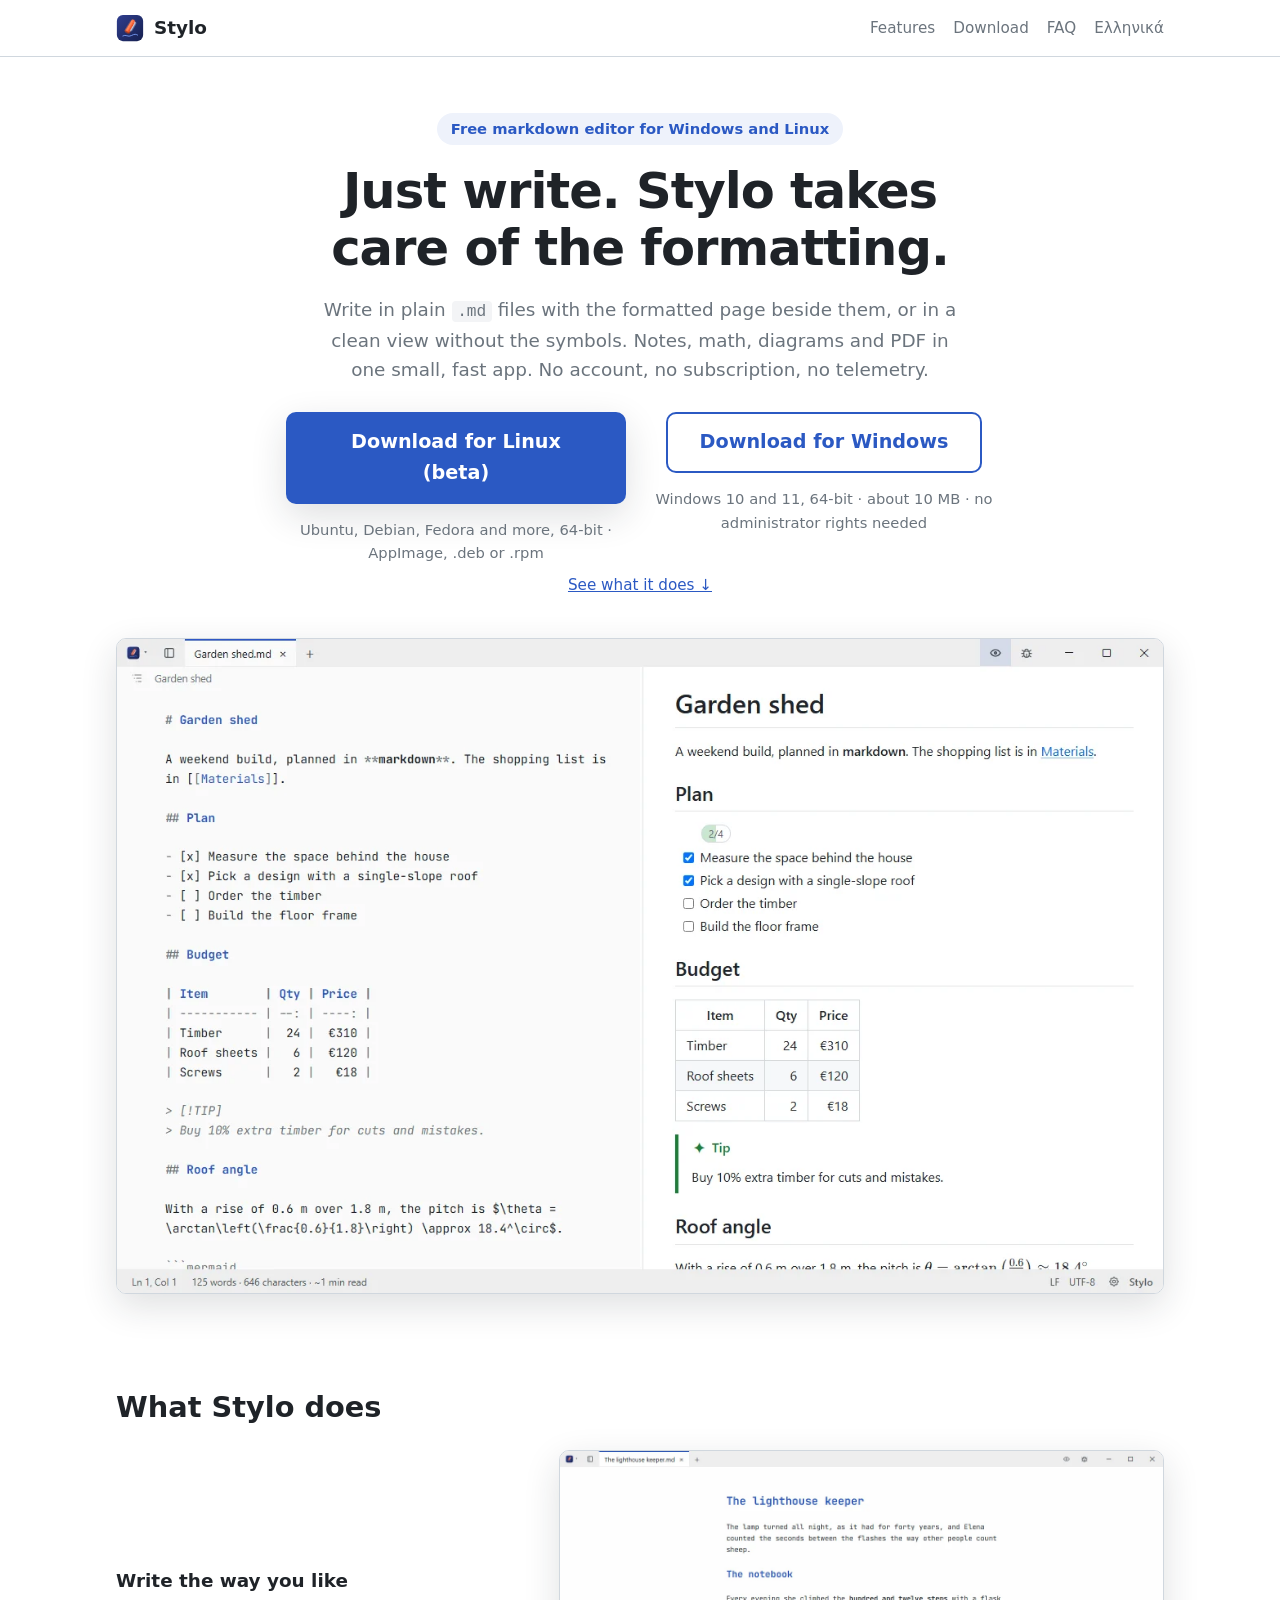
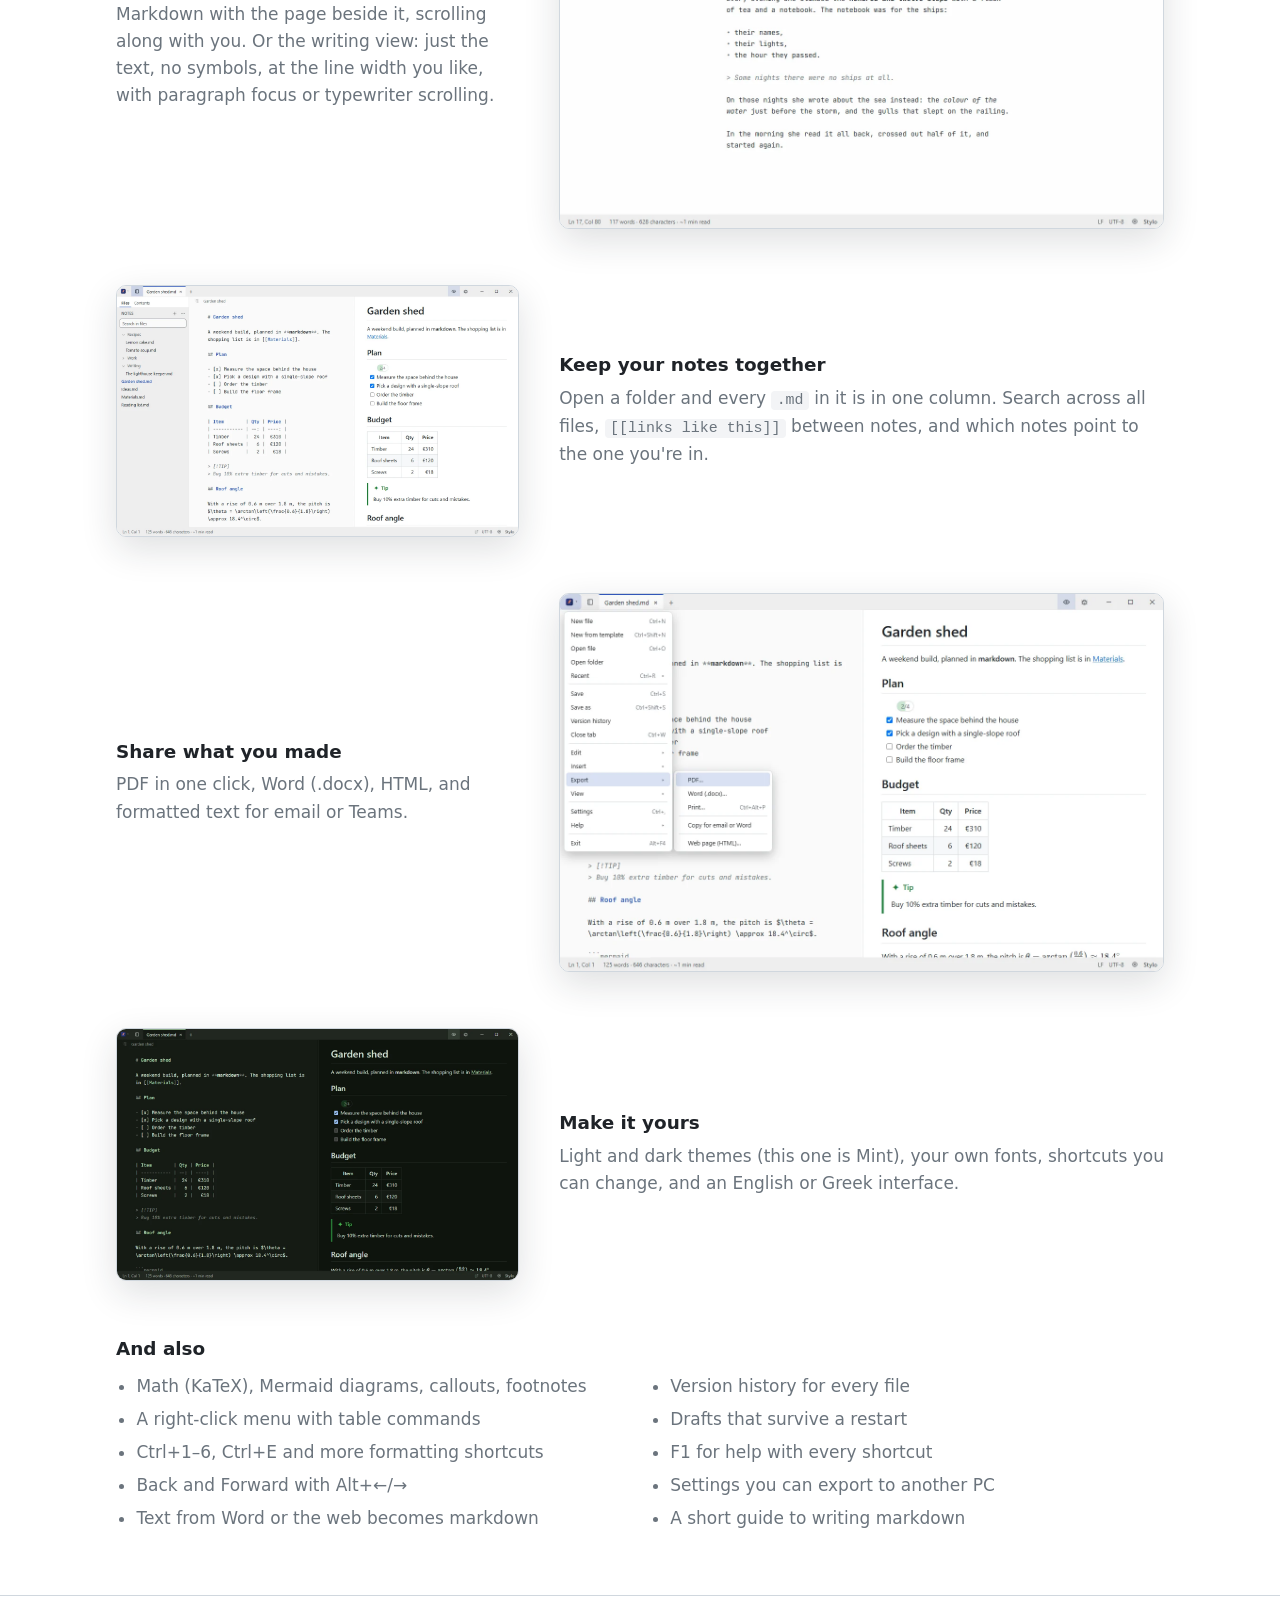
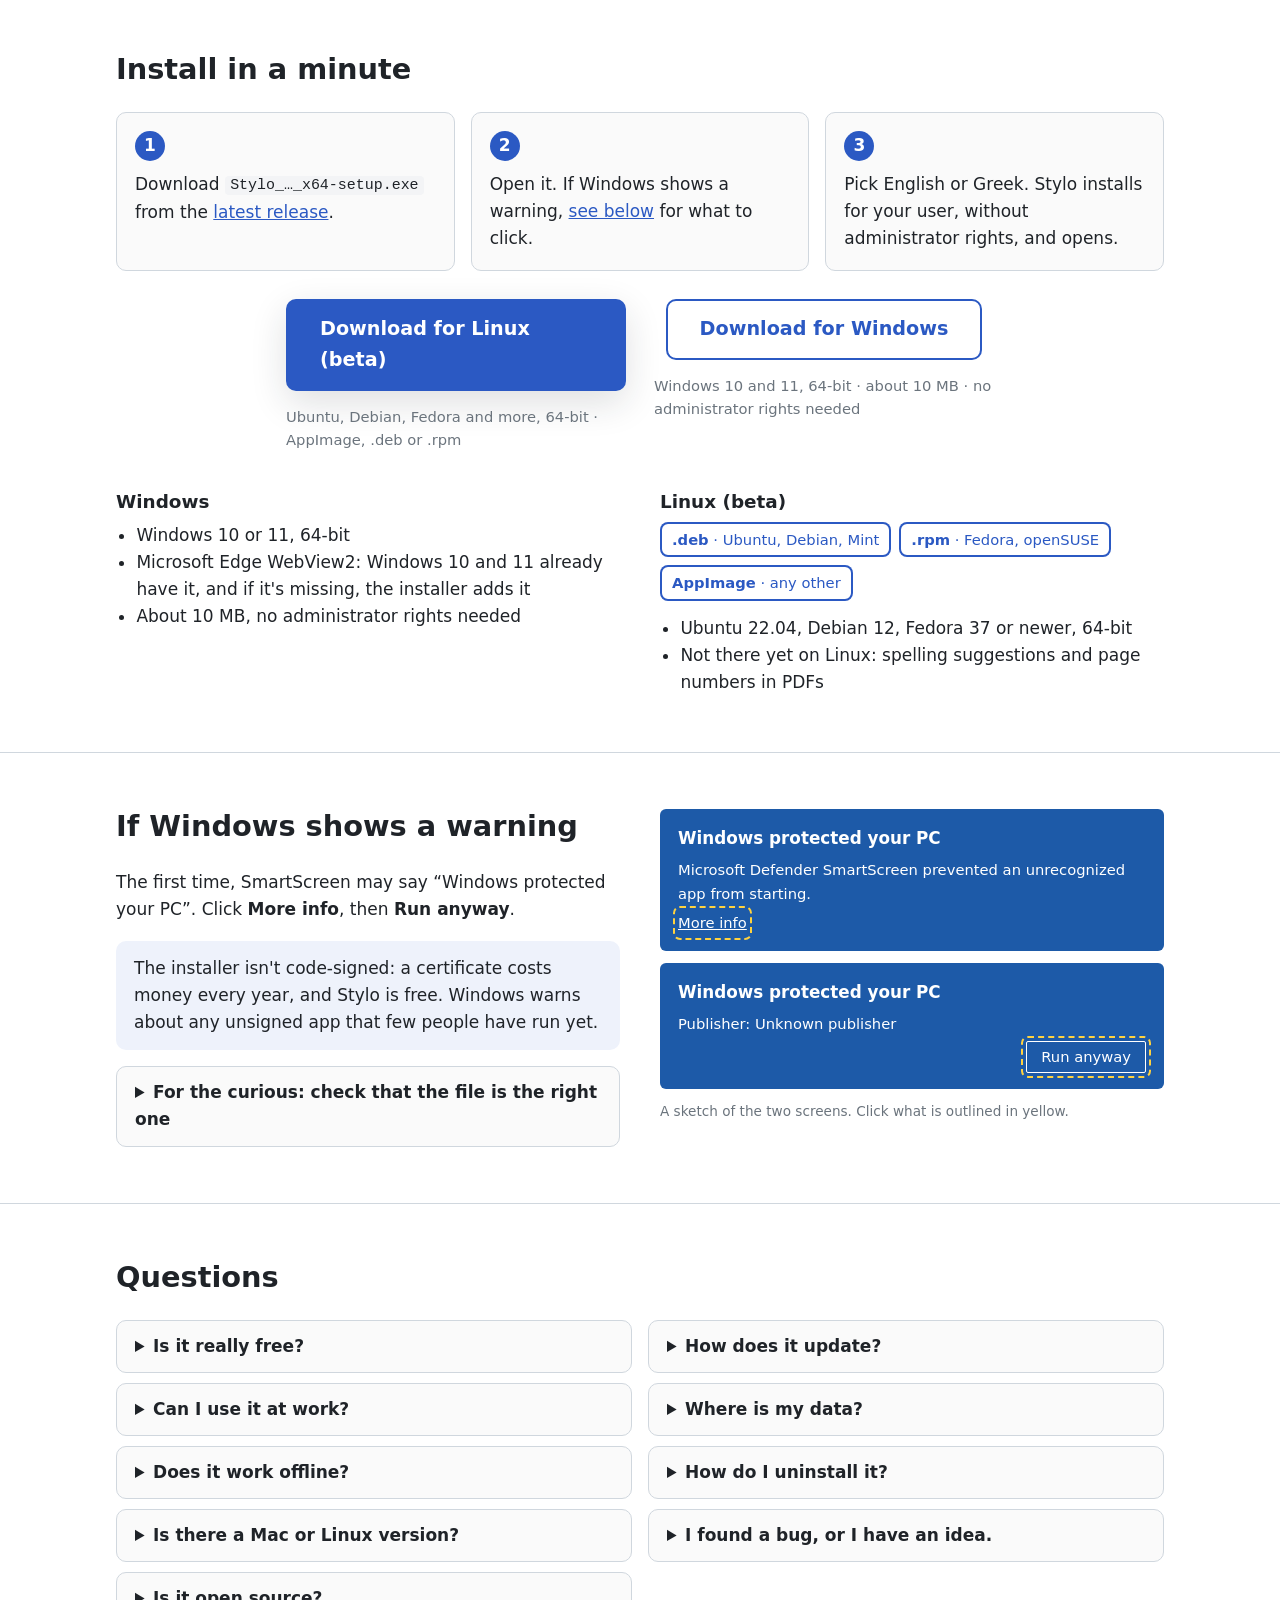
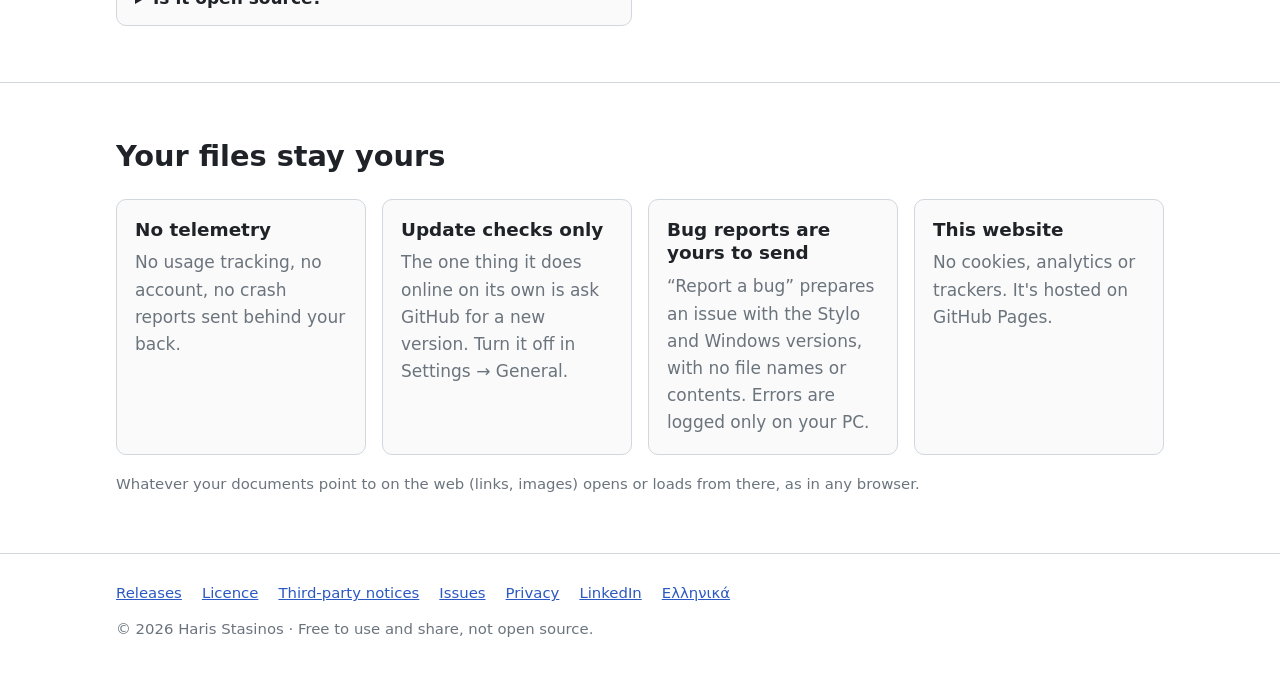
<file: docs/index.html>
<!doctype html>
<html lang="en">
  <head>
    <meta charset="utf-8" />
    <meta name="viewport" content="width=device-width, initial-scale=1" />
    <title>Stylo: a free markdown editor for Windows and Linux</title>
    <meta
      name="description"
      content="A free markdown editor for Windows and Linux, with live preview, a writing view, notes and PDF export. No account, no telemetry."
    />
    <link rel="canonical" href="https://xarhssta.github.io/stylo-releases/" />
    <link rel="alternate" hreflang="en" href="https://xarhssta.github.io/stylo-releases/" />
    <link rel="alternate" hreflang="el" href="https://xarhssta.github.io/stylo-releases/el/" />
    <meta property="og:type" content="website" />
    <meta property="og:site_name" content="Stylo" />
    <meta property="og:url" content="https://xarhssta.github.io/stylo-releases/" />
    <meta property="og:title" content="Stylo: just write. Stylo takes care of the formatting." />
    <meta
      property="og:description"
      content="A free markdown editor for Windows and Linux, with live preview, a writing view, notes and PDF export. No account, no telemetry."
    />
    <meta property="og:image" content="https://xarhssta.github.io/stylo-releases/images/og.jpg" />
    <meta property="og:image:width" content="1200" />
    <meta property="og:image:height" content="630" />
    <meta property="og:image:alt" content="Stylo, a free markdown editor for Windows and Linux, with a note and its preview side by side." />
    <meta property="og:locale" content="en_GB" />
    <meta property="og:locale:alternate" content="el_GR" />
    <meta name="twitter:card" content="summary_large_image" />
    <link rel="icon" href="icon.svg" type="image/svg+xml" />
    <link rel="stylesheet" href="style.css" />
  </head>
  <body>
    <header class="top">
      <div class="wrap">
        <a class="brand" href="./"><img src="icon.svg" alt="" width="28" height="28" />Stylo</a>
        <nav aria-label="Sections">
          <a href="#features">Features</a>
          <a href="#download">Download</a>
          <a href="#faq">FAQ</a>
          <a href="el/" hreflang="el" lang="el">Ελληνικά</a>
        </nav>
      </div>
    </header>

    <main>
      <div class="wrap hero">
        <span class="eyebrow">Free markdown editor for Windows and Linux</span>
        <h1>Just write. Stylo takes care of the formatting.</h1>
        <p class="lead">
          Write in plain <code>.md</code> files with the formatted page beside them, or in a clean view without the symbols.
          Notes, math, diagrams and PDF in one small, fast app. No account, no subscription, no telemetry.
        </p>
        <div class="downloads">
          <div class="download-option windows">
            <a class="download" href="https://github.com/XarhsSta/stylo-releases/releases/latest">Download for Windows</a>
            <p class="download-note">Windows 10 and 11, 64-bit · about 10 MB · no administrator rights needed</p>
          </div>
          <div class="download-option linux">
            <a class="download" href="#linux">Download for Linux (beta)</a>
            <p class="download-note">Ubuntu, Debian, Fedora and more, 64-bit · AppImage, .deb or .rpm</p>
          </div>
        </div>
        <a class="more" href="#features">See what it does ↓</a>
        <picture>
          <source srcset="images/editor-preview-dark.webp" media="(prefers-color-scheme: dark)" />
          <img
            class="shot"
            src="images/editor-preview.webp"
            width="1280"
            height="800"
            alt="Stylo with a markdown note on the left and the formatted page on the right, with a task list, a table and a formula."
          />
        </picture>
      </div>

      <section id="features">
        <div class="wrap">
          <h2>What Stylo does</h2>

          <article class="feature">
            <div class="feature-text">
              <h3>Write the way you like</h3>
              <p>
                Markdown with the page beside it, scrolling along with you. Or the writing view: just the text, no symbols, at the
                line width you like, with paragraph focus or typewriter scrolling.
              </p>
            </div>
            <a class="shot" href="images/writing.webp"
              ><img
                src="images/writing.webp"
                width="1280"
                height="800"
                loading="lazy"
                alt="The writing view: a short story with headings, bold and a list, without markdown symbols."
            /></a>
          </article>

          <article class="feature">
            <div class="feature-text">
              <h3>Keep your notes together</h3>
              <p>
                Open a folder and every <code>.md</code> in it is in one column. Search across all files,
                <code>[[links like this]]</code> between notes, and which notes point to the one you're in.
              </p>
            </div>
            <a class="shot" href="images/files.webp"
              ><img
                src="images/files.webp"
                width="1280"
                height="800"
                loading="lazy"
                alt="The Files column: a folder of notes as a tree, next to the editor and the preview."
            /></a>
          </article>

          <article class="feature">
            <div class="feature-text">
              <h3>Share what you made</h3>
              <p>
                PDF in one click, Word (.docx), HTML, and formatted text for email or Teams.
              </p>
            </div>
            <a class="shot" href="images/export.webp"
              ><img
                src="images/export.webp"
                width="1280"
                height="800"
                loading="lazy"
                alt="Stylo’s menu with Export open: PDF, Word, print, copy for email or Word, and web page."
            /></a>
          </article>

          <article class="feature">
            <div class="feature-text">
              <h3>Make it yours</h3>
              <p>
                Light and dark themes (this one is Mint), your own fonts, shortcuts you can change, and an
                English or Greek interface.
              </p>
            </div>
            <a class="shot" href="images/dark-theme.webp"
              ><img
                src="images/dark-theme.webp"
                width="1280"
                height="800"
                loading="lazy"
                alt="Stylo in its dark Mint theme, with the editor and the preview."
            /></a>
          </article>

          <div class="also">
            <h3>And also</h3>
            <ul>
              <li>Math (KaTeX), Mermaid diagrams, callouts, footnotes</li>
              <li>A right-click menu with table commands</li>
              <li>Ctrl+1–6, Ctrl+E and more formatting shortcuts</li>
              <li>Back and Forward with Alt+←/→</li>
              <li>Text from Word or the web becomes markdown</li>
              <li>Version history for every file</li>
              <li>Drafts that survive a restart</li>
              <li>F1 for help with every shortcut</li>
              <li>Settings you can export to another PC</li>
              <li>A short guide to writing markdown</li>
            </ul>
          </div>
        </div>
      </section>

      <section id="download">
        <div class="wrap">
          <h2>Install in a minute</h2>
          <ol class="steps">
            <li>
              Download <code>Stylo_…_x64-setup.exe</code> from the
              <a href="https://github.com/XarhsSta/stylo-releases/releases/latest">latest release</a>.
            </li>
            <li>Open it. If Windows shows a warning, <a href="#smartscreen">see below</a> for what to click.</li>
            <li>Pick English or Greek. Stylo installs for your user, without administrator rights, and opens.</li>
          </ol>
          <div class="downloads">
            <div class="download-option windows">
              <a class="download" href="https://github.com/XarhsSta/stylo-releases/releases/latest">Download for Windows</a>
              <p class="download-note">Windows 10 and 11, 64-bit · about 10 MB · no administrator rights needed</p>
            </div>
            <div class="download-option linux">
              <a class="download" href="#linux">Download for Linux (beta)</a>
              <p class="download-note">Ubuntu, Debian, Fedora and more, 64-bit · AppImage, .deb or .rpm</p>
            </div>
          </div>
          <div class="requirements-pair">
            <div class="requirements">
              <h3>Windows</h3>
              <ul>
                <li>Windows 10 or 11, 64-bit</li>
                <li>Microsoft Edge WebView2: Windows 10 and 11 already have it, and if it's missing, the installer adds it</li>
                <li>About 10 MB, no administrator rights needed</li>
              </ul>
            </div>
            <div class="requirements linux" id="linux">
              <h3>Linux (beta)</h3>
              <div class="linux-files">
                <a href="https://github.com/XarhsSta/stylo-releases/releases/download/updater/Stylo-Linux.deb"><strong>.deb</strong> · Ubuntu, Debian, Mint</a>
                <a href="https://github.com/XarhsSta/stylo-releases/releases/download/updater/Stylo-Linux.rpm"><strong>.rpm</strong> · Fedora, openSUSE</a>
                <a href="https://github.com/XarhsSta/stylo-releases/releases/download/updater/Stylo-Linux.AppImage"><strong>AppImage</strong> · any other</a>
              </div>
              <ul>
                <li>Ubuntu 22.04, Debian 12, Fedora 37 or newer, 64-bit</li>
                <li>Not there yet on Linux: spelling suggestions and page numbers in PDFs</li>
              </ul>
            </div>
          </div>
        </div>
      </section>

      <section id="smartscreen">
        <div class="wrap smartscreen">
          <div>
            <h2>If Windows shows a warning</h2>
            <p>
              The first time, SmartScreen may say “Windows protected your PC”. Click <strong>More info</strong>, then
              <strong>Run anyway</strong>.
            </p>
            <div class="note">
              <p>
                The installer isn't code-signed: a certificate costs money every year, and Stylo is free. Windows warns about
                any unsigned app that few people have run yet.
              </p>
            </div>
            <details>
              <summary>For the curious: check that the file is the right one</summary>
              <p>
                Each release has a <code>.sha256</code> next to the installer. In PowerShell, in your downloads folder, this
                prints <code>True</code>. Use the version number you downloaded.
              </p>
              <pre><code>(Get-FileHash .\Stylo_1.0.0_x64-setup.exe).Hash -eq (Get-Content .\Stylo_1.0.0_x64-setup.exe.sha256).Split(' ')[0]</code></pre>
            </details>
          </div>
          <div class="dialogs" aria-label="A sketch of the two SmartScreen screens and where to click">
            <div class="dialog">
              <strong>Windows protected your PC</strong>
              <span>Microsoft Defender SmartScreen prevented an unrecognized app from starting.</span>
              <span class="click u">More info</span>
            </div>
            <div class="dialog">
              <strong>Windows protected your PC</strong>
              <span>Publisher: Unknown publisher</span>
              <span class="click button">Run anyway</span>
            </div>
            <span class="sketch-note">A sketch of the two screens. Click what is outlined in yellow.</span>
          </div>
        </div>
      </section>

      <section id="faq">
        <div class="wrap">
          <h2>Questions</h2>
          <div class="faq">
            <div class="faq-col">
              <details>
                <summary>Is it really free?</summary>
                <p>
                  Yes. No ads, no account, no paid version. It's a personal, non-profit project. You can pass it on to others as
                  it is; it may not be sold. See the
                  <a href="https://github.com/XarhsSta/stylo-releases/blob/main/LICENSE">licence</a>.
                </p>
              </details>
              <details>
                <summary>Can I use it at work?</summary>
                <p>Yes. The licence allows personal, educational and commercial use.</p>
              </details>
              <details>
                <summary>Does it work offline?</summary>
                <p>Yes. It only goes online to look for new versions.</p>
              </details>
              <details>
                <summary>Is there a Mac or Linux version?</summary>
                <p>Linux, yes: a beta, see <a href="#linux">Linux (beta)</a>. Mac, no.</p>
              </details>
              <details>
                <summary>Is it open source?</summary>
                <p>
                  No, the source is private. Stylo is built on open-source software, listed with its licences in the
                  <a href="https://github.com/XarhsSta/stylo-releases/blob/main/THIRD-PARTY-NOTICES.md">third-party notices</a>.
                </p>
              </details>
            </div>
            <div class="faq-col">
              <details>
                <summary>How does it update?</summary>
                <p>
                  When it starts, it asks GitHub whether there's a new version and offers to install it. Nothing installs without
                  your OK. You can turn the check off in Settings → General.
                </p>
              </details>
              <details>
                <summary>Where is my data?</summary>
                <p>
                  Your writing is plain <code>.md</code> files, wherever you save them. Settings, drafts, version history and a
                  small error log are in <code>%LOCALAPPDATA%\gr.stylo.app</code>. Nothing is uploaded anywhere.
                </p>
              </details>
              <details>
                <summary>How do I uninstall it?</summary>
                <p>
                  Windows Settings → Apps → Installed apps → Stylo → Uninstall. It asks whether to delete settings, drafts and
                  history too. Your <code>.md</code> files are never touched.
                </p>
              </details>
              <details>
                <summary>I found a bug, or I have an idea.</summary>
                <p>
                  Click the bug icon at the top right of Stylo. It opens a ready GitHub issue for you to read and send. Ideas are
                  welcome on the <a href="https://github.com/XarhsSta/stylo-releases/issues">issues page</a>.
                </p>
              </details>
            </div>
          </div>
        </div>
      </section>

      <section id="privacy">
        <div class="wrap">
          <h2>Your files stay yours</h2>
          <div class="privacy">
            <div>
              <h3>No telemetry</h3>
              <p>No usage tracking, no account, no crash reports sent behind your back.</p>
            </div>
            <div>
              <h3>Update checks only</h3>
              <p>
                The one thing it does online on its own is ask GitHub for a new version. Turn it off in Settings → General.
              </p>
            </div>
            <div>
              <h3>Bug reports are yours to send</h3>
              <p>
                “Report a bug” prepares an issue with the Stylo and Windows versions, with no file names or contents. Errors are
                logged only on your PC.
              </p>
            </div>
            <div>
              <h3>This website</h3>
              <p>No cookies, analytics or trackers. It's hosted on GitHub Pages.</p>
            </div>
          </div>
          <p class="privacy-foot">
            Whatever your documents point to on the web (links, images) opens or loads from there, as in any browser.
          </p>
        </div>
      </section>
    </main>

    <footer>
      <div class="wrap">
        <ul>
          <li><a href="https://github.com/XarhsSta/stylo-releases/releases">Releases</a></li>
          <li><a href="https://github.com/XarhsSta/stylo-releases/blob/main/LICENSE">Licence</a></li>
          <li><a href="https://github.com/XarhsSta/stylo-releases/blob/main/THIRD-PARTY-NOTICES.md">Third-party notices</a></li>
          <li><a href="https://github.com/XarhsSta/stylo-releases/issues">Issues</a></li>
          <li><a href="#privacy">Privacy</a></li>
          <li><a href="https://www.linkedin.com/in/haris-stasinos/">LinkedIn</a></li>
          <li><a href="el/" hreflang="el" lang="el">Ελληνικά</a></li>
        </ul>
        <p>© 2026 Haris Stasinos · Free to use and share, not open source.</p>
      </div>
    </footer>
    <script>
      // On Linux the Linux button comes first and is the main one; everywhere else, Windows.
      if (/Linux/.test(navigator.userAgent) && !/Android/.test(navigator.userAgent)) {
        document.documentElement.classList.add("on-linux");
      }
    </script>
  </body>
</html>
</file>
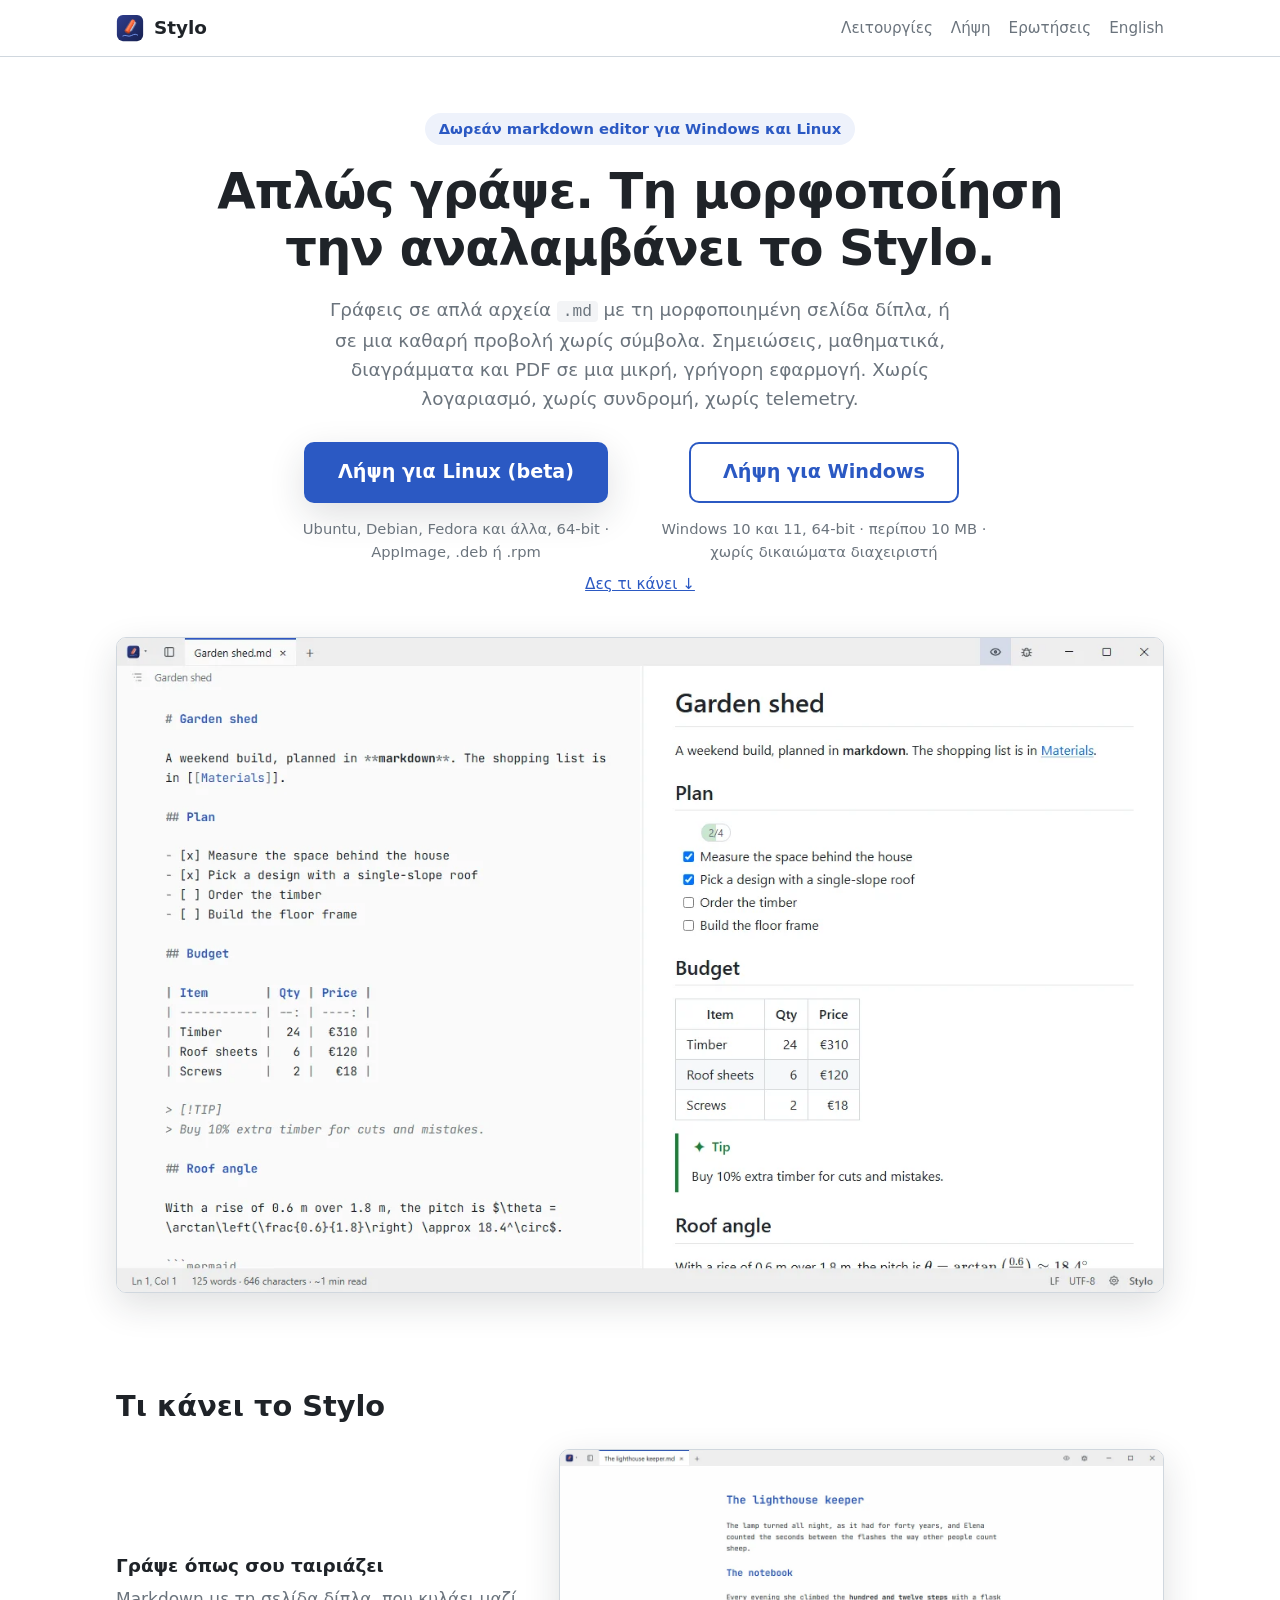
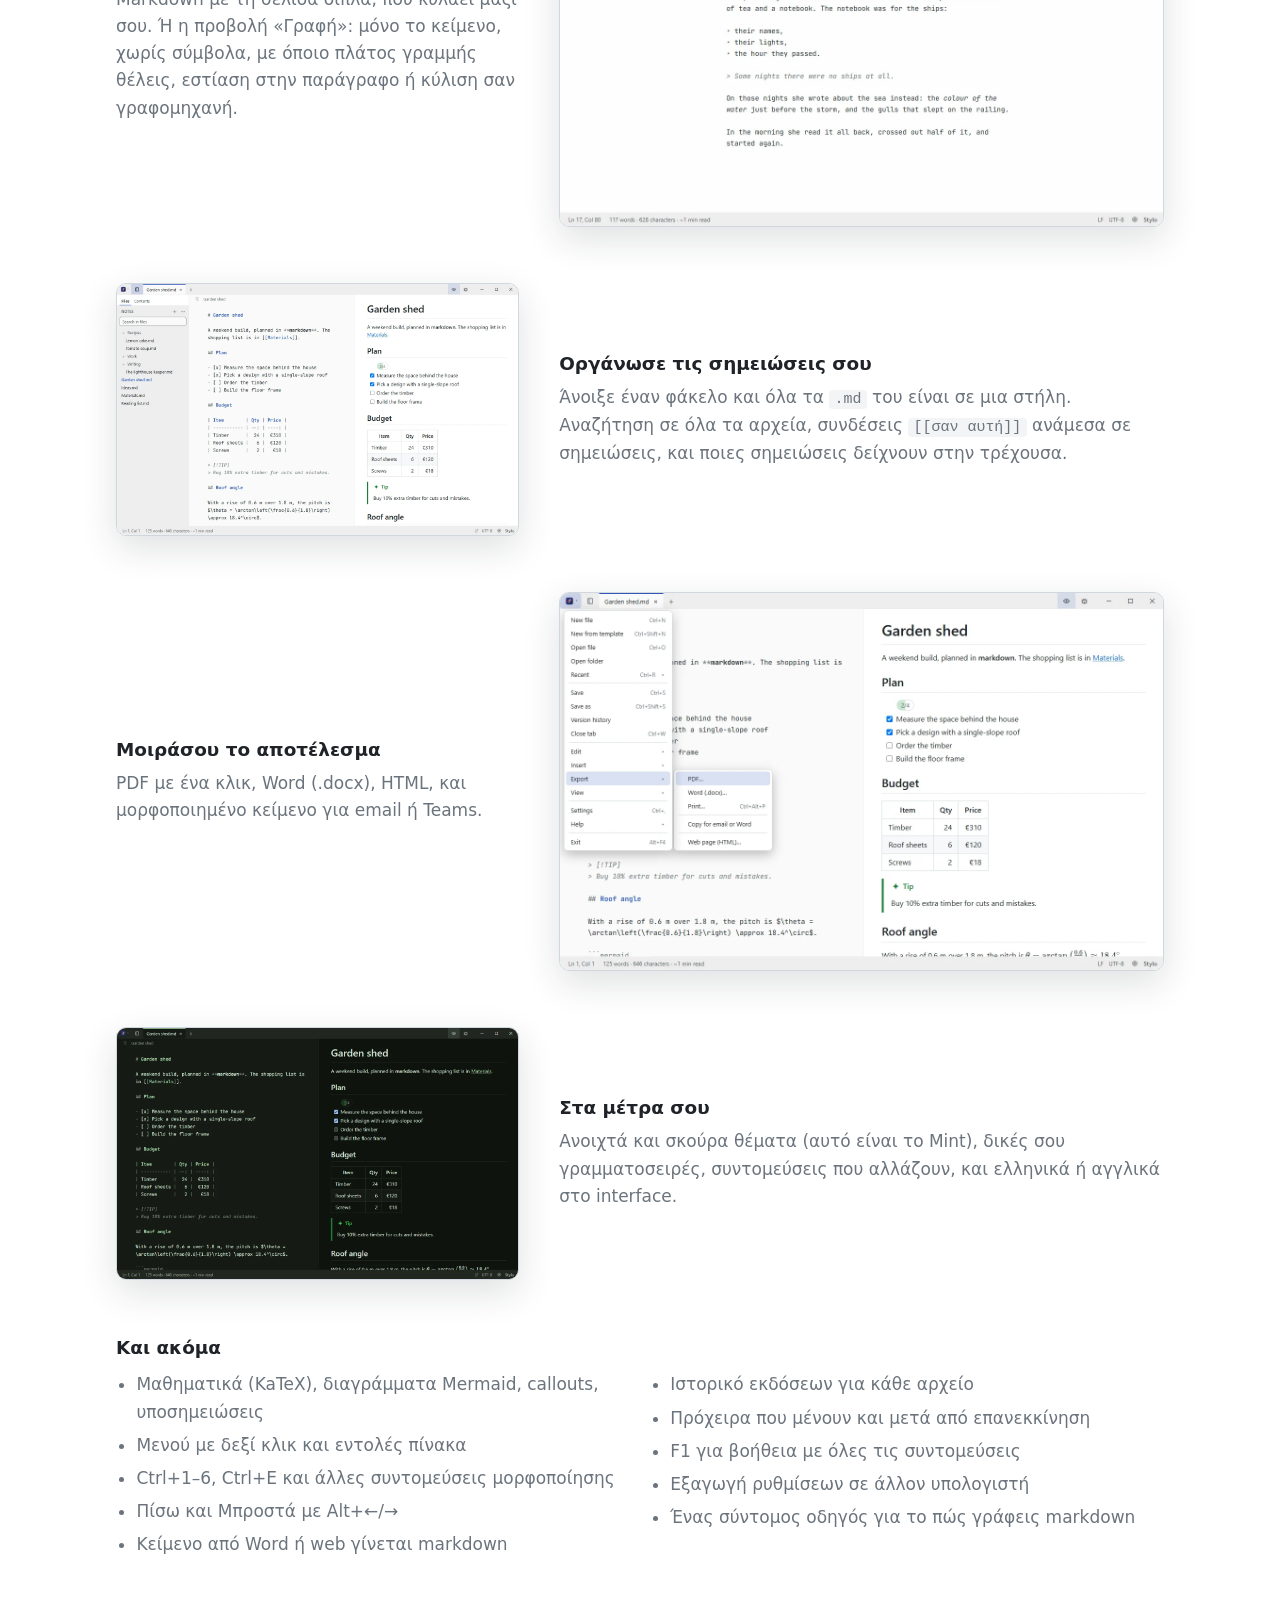
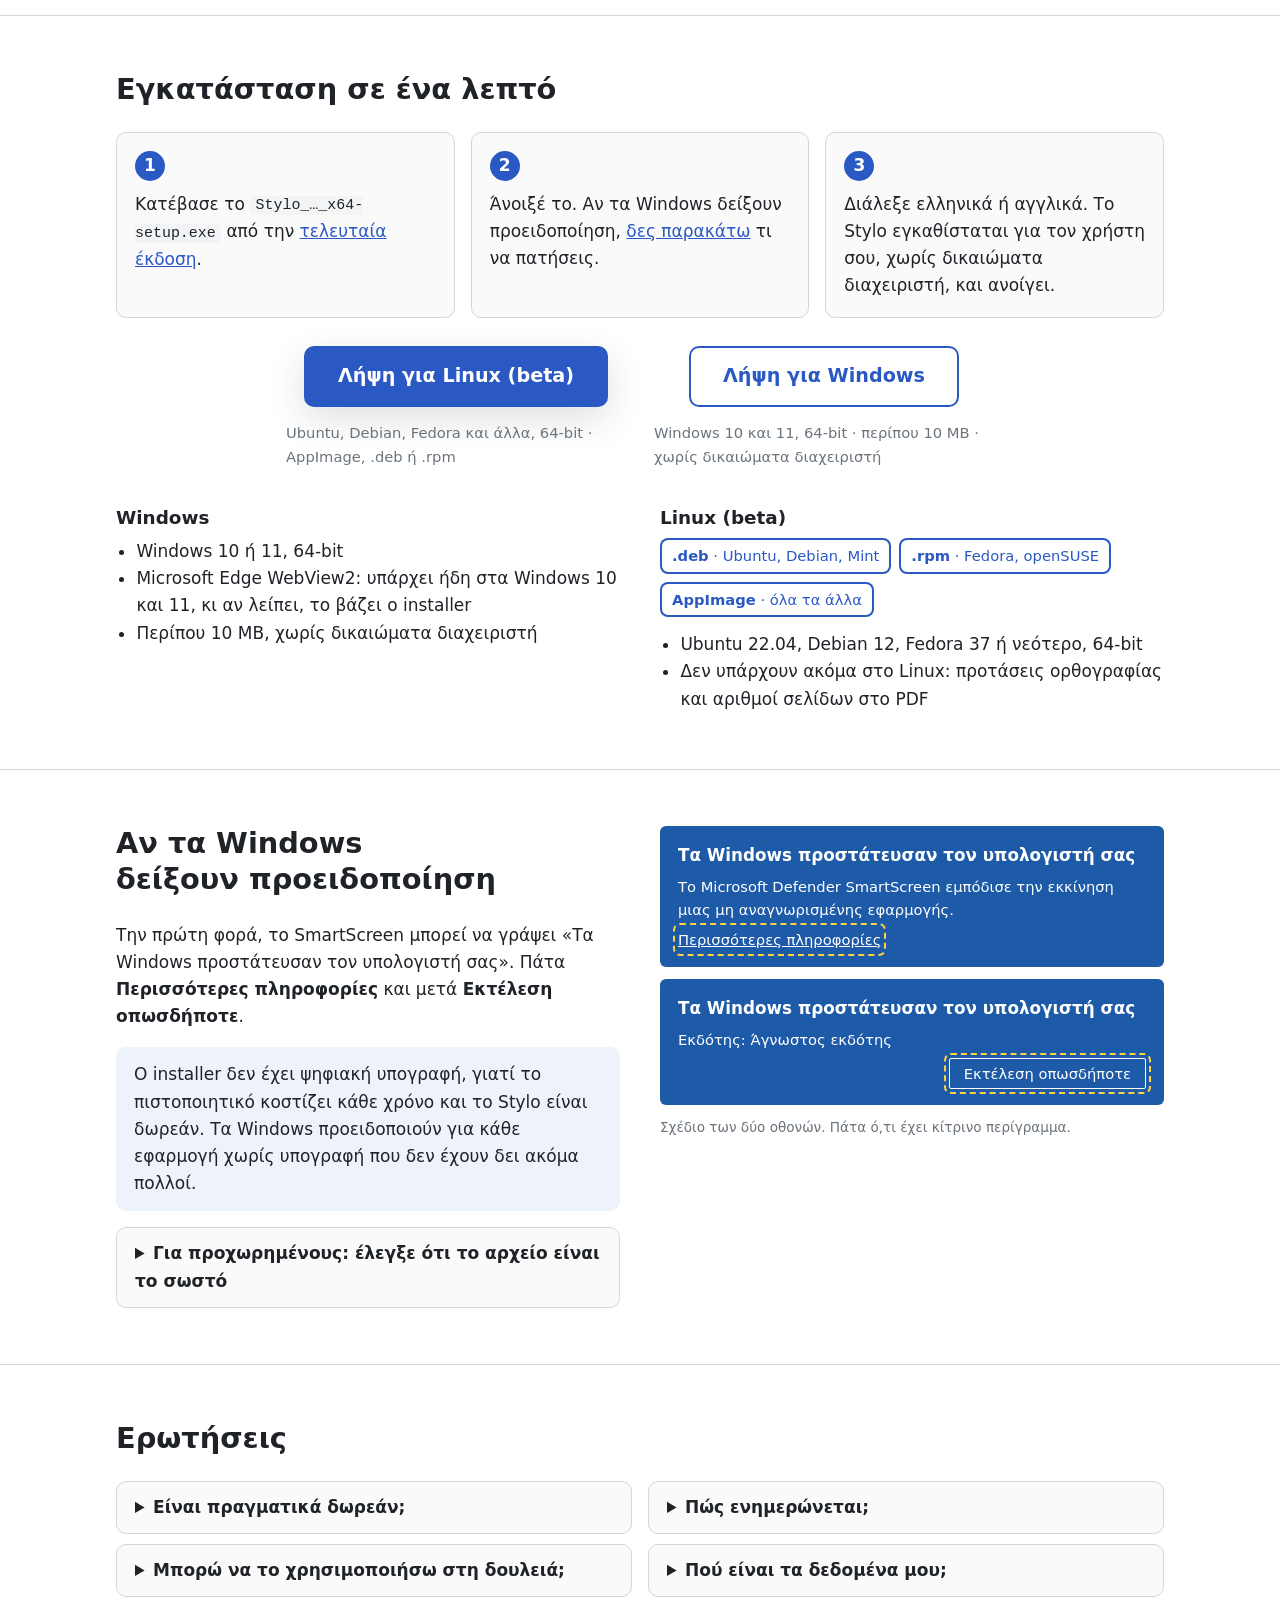
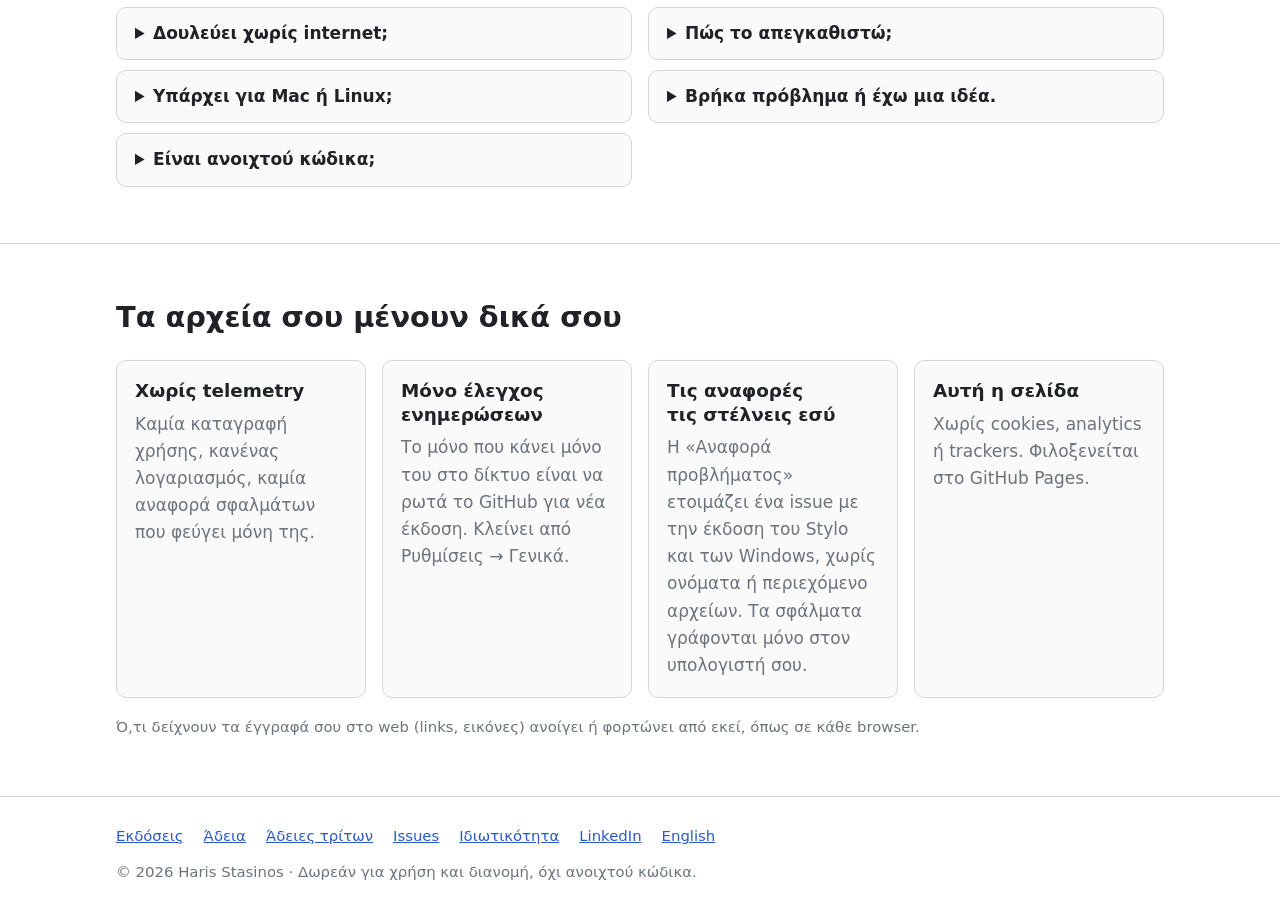
<file: docs/el/index.html>
<!doctype html>
<html lang="el">
  <head>
    <meta charset="utf-8" />
    <meta name="viewport" content="width=device-width, initial-scale=1" />
    <title>Stylo: δωρεάν markdown editor για Windows και Linux</title>
    <meta
      name="description"
      content="Δωρεάν markdown editor για Windows και Linux, με ζωντανή προεπισκόπηση, προβολή γραφής, σημειώσεις και PDF. Χωρίς λογαριασμό, χωρίς telemetry."
    />
    <link rel="canonical" href="https://xarhssta.github.io/stylo-releases/el/" />
    <link rel="alternate" hreflang="en" href="https://xarhssta.github.io/stylo-releases/" />
    <link rel="alternate" hreflang="el" href="https://xarhssta.github.io/stylo-releases/el/" />
    <meta property="og:type" content="website" />
    <meta property="og:site_name" content="Stylo" />
    <meta property="og:url" content="https://xarhssta.github.io/stylo-releases/el/" />
    <meta property="og:title" content="Stylo: απλώς γράψε. Τη μορφοποίηση την αναλαμβάνει το Stylo." />
    <meta
      property="og:description"
      content="Δωρεάν markdown editor για Windows και Linux, με ζωντανή προεπισκόπηση, προβολή γραφής, σημειώσεις και PDF. Χωρίς λογαριασμό, χωρίς telemetry."
    />
    <meta property="og:image" content="https://xarhssta.github.io/stylo-releases/images/og-el.jpg" />
    <meta property="og:image:width" content="1200" />
    <meta property="og:image:height" content="630" />
    <meta property="og:image:alt" content="Το Stylo, δωρεάν markdown editor για Windows και Linux, με μια σημείωση και την προεπισκόπησή της." />
    <meta property="og:locale" content="el_GR" />
    <meta property="og:locale:alternate" content="en_GB" />
    <meta name="twitter:card" content="summary_large_image" />
    <link rel="icon" href="../icon.svg" type="image/svg+xml" />
    <link rel="stylesheet" href="../style.css" />
  </head>
  <body>
    <header class="top">
      <div class="wrap">
        <a class="brand" href="./"><img src="../icon.svg" alt="" width="28" height="28" />Stylo</a>
        <nav aria-label="Ενότητες">
          <a href="#features">Λειτουργίες</a>
          <a href="#download">Λήψη</a>
          <a href="#faq">Ερωτήσεις</a>
          <a href="../" hreflang="en" lang="en">English</a>
        </nav>
      </div>
    </header>

    <main>
      <div class="wrap hero">
        <span class="eyebrow">Δωρεάν markdown editor για Windows και Linux</span>
        <h1>Απλώς γράψε. Τη μορφοποίηση την αναλαμβάνει το Stylo.</h1>
        <p class="lead">
          Γράφεις σε απλά αρχεία <code>.md</code> με τη μορφοποιημένη σελίδα δίπλα, ή σε μια καθαρή προβολή χωρίς σύμβολα.
          Σημειώσεις, μαθηματικά, διαγράμματα και PDF σε μια μικρή, γρήγορη εφαρμογή. Χωρίς λογαριασμό, χωρίς συνδρομή, χωρίς
          telemetry.
        </p>
        <div class="downloads">
          <div class="download-option windows">
            <a class="download" href="https://github.com/XarhsSta/stylo-releases/releases/latest">Λήψη για Windows</a>
            <p class="download-note">Windows 10 και 11, 64-bit · περίπου 10 MB · χωρίς δικαιώματα διαχειριστή</p>
          </div>
          <div class="download-option linux">
            <a class="download" href="#linux">Λήψη για Linux (beta)</a>
            <p class="download-note">Ubuntu, Debian, Fedora και άλλα, 64-bit · AppImage, .deb ή .rpm</p>
          </div>
        </div>
        <a class="more" href="#features">Δες τι κάνει ↓</a>
        <picture>
          <source srcset="../images/editor-preview-dark.webp" media="(prefers-color-scheme: dark)" />
          <img
            class="shot"
            src="../images/editor-preview.webp"
            width="1280"
            height="800"
            alt="Το Stylo με μια σημείωση markdown αριστερά και τη μορφοποιημένη σελίδα δεξιά, με λίστα εργασιών, πίνακα και τύπο."
          />
        </picture>
      </div>

      <section id="features">
        <div class="wrap">
          <h2>Τι κάνει το Stylo</h2>

          <article class="feature">
            <div class="feature-text">
              <h3>Γράψε όπως σου ταιριάζει</h3>
              <p>
                Markdown με τη σελίδα δίπλα, που κυλάει μαζί σου. Ή η προβολή «Γραφή»: μόνο το κείμενο, χωρίς σύμβολα, με όποιο
                πλάτος γραμμής θέλεις, εστίαση στην παράγραφο ή κύλιση σαν γραφομηχανή.
              </p>
            </div>
            <a class="shot" href="../images/writing.webp"
              ><img
                src="../images/writing.webp"
                width="1280"
                height="800"
                loading="lazy"
                alt="Η προβολή «Γραφή»: ένα διήγημα με επικεφαλίδες, έντονα και λίστα, χωρίς σύμβολα markdown."
            /></a>
          </article>

          <article class="feature">
            <div class="feature-text">
              <h3>Οργάνωσε τις σημειώσεις σου</h3>
              <p>
                Άνοιξε έναν φάκελο και όλα τα <code>.md</code> του είναι σε μια στήλη. Αναζήτηση σε όλα τα αρχεία,
                συνδέσεις <code>[[σαν αυτή]]</code> ανάμεσα σε σημειώσεις, και ποιες σημειώσεις δείχνουν στην
                τρέχουσα.
              </p>
            </div>
            <a class="shot" href="../images/files.webp"
              ><img
                src="../images/files.webp"
                width="1280"
                height="800"
                loading="lazy"
                alt="Η στήλη Αρχείων: ένας φάκελος σημειώσεων σε δέντρο, δίπλα στον editor και την προεπισκόπηση."
            /></a>
          </article>

          <article class="feature">
            <div class="feature-text">
              <h3>Μοιράσου το αποτέλεσμα</h3>
              <p>
                PDF με ένα κλικ, Word (.docx), HTML, και μορφοποιημένο κείμενο για email ή Teams.
              </p>
            </div>
            <a class="shot" href="../images/export.webp"
              ><img
                src="../images/export.webp"
                width="1280"
                height="800"
                loading="lazy"
                alt="Το μενού του Stylo με ανοιχτή την Εξαγωγή: PDF, Word, εκτύπωση, αντιγραφή για email ή Word, και ιστοσελίδα."
            /></a>
          </article>

          <article class="feature">
            <div class="feature-text">
              <h3>Στα μέτρα σου</h3>
              <p>
                Ανοιχτά και σκούρα θέματα (αυτό είναι το Mint), δικές σου γραμματοσειρές, συντομεύσεις που
                αλλάζουν, και ελληνικά ή αγγλικά στο interface.
              </p>
            </div>
            <a class="shot" href="../images/dark-theme.webp"
              ><img
                src="../images/dark-theme.webp"
                width="1280"
                height="800"
                loading="lazy"
                alt="Το Stylo στο σκούρο θέμα Mint, με τον editor και την προεπισκόπηση."
            /></a>
          </article>

          <div class="also">
            <h3>Και ακόμα</h3>
            <ul>
              <li>Μαθηματικά (KaTeX), διαγράμματα Mermaid, callouts, υποσημειώσεις</li>
              <li>Μενού με δεξί κλικ και εντολές πίνακα</li>
              <li>Ctrl+1–6, Ctrl+E και άλλες συντομεύσεις μορφοποίησης</li>
              <li>Πίσω και Μπροστά με Alt+←/→</li>
              <li>Κείμενο από Word ή web γίνεται markdown</li>
              <li>Ιστορικό εκδόσεων για κάθε αρχείο</li>
              <li>Πρόχειρα που μένουν και μετά από επανεκκίνηση</li>
              <li>F1 για βοήθεια με όλες τις συντομεύσεις</li>
              <li>Εξαγωγή ρυθμίσεων σε άλλον υπολογιστή</li>
              <li>Ένας σύντομος οδηγός για το πώς γράφεις markdown</li>
            </ul>
          </div>
        </div>
      </section>

      <section id="download">
        <div class="wrap">
          <h2>Εγκατάσταση σε ένα λεπτό</h2>
          <ol class="steps">
            <li>
              Κατέβασε το <code>Stylo_…_x64-setup.exe</code> από την
              <a href="https://github.com/XarhsSta/stylo-releases/releases/latest">τελευταία έκδοση</a>.
            </li>
            <li>Άνοιξέ το. Αν τα Windows δείξουν προειδοποίηση, <a href="#smartscreen">δες παρακάτω</a> τι να πατήσεις.</li>
            <li>Διάλεξε ελληνικά ή αγγλικά. Το Stylo εγκαθίσταται για τον χρήστη σου, χωρίς δικαιώματα διαχειριστή, και ανοίγει.</li>
          </ol>
          <div class="downloads">
            <div class="download-option windows">
              <a class="download" href="https://github.com/XarhsSta/stylo-releases/releases/latest">Λήψη για Windows</a>
              <p class="download-note">Windows 10 και 11, 64-bit · περίπου 10 MB · χωρίς δικαιώματα διαχειριστή</p>
            </div>
            <div class="download-option linux">
              <a class="download" href="#linux">Λήψη για Linux (beta)</a>
              <p class="download-note">Ubuntu, Debian, Fedora και άλλα, 64-bit · AppImage, .deb ή .rpm</p>
            </div>
          </div>
          <div class="requirements-pair">
            <div class="requirements">
              <h3>Windows</h3>
              <ul>
                <li>Windows 10 ή 11, 64-bit</li>
                <li>Microsoft Edge WebView2: υπάρχει ήδη στα Windows 10 και 11, κι αν λείπει, το βάζει ο installer</li>
                <li>Περίπου 10 MB, χωρίς δικαιώματα διαχειριστή</li>
              </ul>
            </div>
            <div class="requirements linux" id="linux">
              <h3>Linux (beta)</h3>
              <div class="linux-files">
                <a href="https://github.com/XarhsSta/stylo-releases/releases/download/updater/Stylo-Linux.deb"><strong>.deb</strong> · Ubuntu, Debian, Mint</a>
                <a href="https://github.com/XarhsSta/stylo-releases/releases/download/updater/Stylo-Linux.rpm"><strong>.rpm</strong> · Fedora, openSUSE</a>
                <a href="https://github.com/XarhsSta/stylo-releases/releases/download/updater/Stylo-Linux.AppImage"><strong>AppImage</strong> · όλα τα άλλα</a>
              </div>
              <ul>
                <li>Ubuntu 22.04, Debian 12, Fedora 37 ή νεότερο, 64-bit</li>
                <li>Δεν υπάρχουν ακόμα στο Linux: προτάσεις ορθογραφίας και αριθμοί σελίδων στο PDF</li>
              </ul>
            </div>
          </div>
        </div>
      </section>

      <section id="smartscreen">
        <div class="wrap smartscreen">
          <div>
            <h2>Αν τα Windows δείξουν προειδοποίηση</h2>
            <p>
              Την πρώτη φορά, το SmartScreen μπορεί να γράψει «Τα Windows προστάτευσαν τον υπολογιστή σας». Πάτα
              <strong>Περισσότερες πληροφορίες</strong> και μετά <strong>Εκτέλεση οπωσδήποτε</strong>.
            </p>
            <div class="note">
              <p>
                Ο installer δεν έχει ψηφιακή υπογραφή, γιατί το πιστοποιητικό κοστίζει κάθε χρόνο και το Stylo είναι δωρεάν. Τα
                Windows προειδοποιούν για κάθε εφαρμογή χωρίς υπογραφή που δεν έχουν δει ακόμα πολλοί.
              </p>
            </div>
            <details>
              <summary>Για προχωρημένους: έλεγξε ότι το αρχείο είναι το σωστό</summary>
              <p>
                Κάθε έκδοση έχει ένα <code>.sha256</code> δίπλα στον installer. Στο PowerShell, στον φάκελο λήψεων, αυτό γράφει
                <code>True</code>. Βάλε τον αριθμό της έκδοσης που κατέβασες.
              </p>
              <pre><code>(Get-FileHash .\Stylo_1.0.0_x64-setup.exe).Hash -eq (Get-Content .\Stylo_1.0.0_x64-setup.exe.sha256).Split(' ')[0]</code></pre>
            </details>
          </div>
          <div class="dialogs" aria-label="Σχέδιο των δύο οθονών του SmartScreen και του πού πατάς">
            <div class="dialog">
              <strong>Τα Windows προστάτευσαν τον υπολογιστή σας</strong>
              <span>Το Microsoft Defender SmartScreen εμπόδισε την εκκίνηση μιας μη αναγνωρισμένης εφαρμογής.</span>
              <span class="click u">Περισσότερες πληροφορίες</span>
            </div>
            <div class="dialog">
              <strong>Τα Windows προστάτευσαν τον υπολογιστή σας</strong>
              <span>Εκδότης: Άγνωστος εκδότης</span>
              <span class="click button">Εκτέλεση οπωσδήποτε</span>
            </div>
            <span class="sketch-note">Σχέδιο των δύο οθονών. Πάτα ό,τι έχει κίτρινο περίγραμμα.</span>
          </div>
        </div>
      </section>

      <section id="faq">
        <div class="wrap">
          <h2>Ερωτήσεις</h2>
          <div class="faq">
            <div class="faq-col">
              <details>
                <summary>Είναι πραγματικά δωρεάν;</summary>
                <p>
                  Ναι. Χωρίς διαφημίσεις, λογαριασμό ή πληρωμένη έκδοση. Είναι ένα προσωπικό, μη κερδοσκοπικό project. Μπορείς να
                  το δώσεις και σε άλλους, όπως είναι· δεν επιτρέπεται να πουληθεί. Δες την
                  <a href="https://github.com/XarhsSta/stylo-releases/blob/main/LICENSE">άδεια</a> (στα αγγλικά).
                </p>
              </details>
              <details>
                <summary>Μπορώ να το χρησιμοποιήσω στη δουλειά;</summary>
                <p>Ναι. Η άδεια επιτρέπει προσωπική, εκπαιδευτική και επαγγελματική χρήση.</p>
              </details>
              <details>
                <summary>Δουλεύει χωρίς internet;</summary>
                <p>Ναι. Το internet χρειάζεται μόνο για να βρει νέες εκδόσεις.</p>
              </details>
              <details>
                <summary>Υπάρχει για Mac ή Linux;</summary>
                <p>Για Linux ναι, σε beta: δες <a href="#linux">Linux (beta)</a>. Για Mac όχι.</p>
              </details>
              <details>
                <summary>Είναι ανοιχτού κώδικα;</summary>
                <p>
                  Όχι, ο κώδικας είναι ιδιωτικός. Το Stylo όμως βασίζεται σε ανοιχτό λογισμικό, που αναφέρεται με τις άδειές του
                  στις <a href="https://github.com/XarhsSta/stylo-releases/blob/main/THIRD-PARTY-NOTICES.md">άδειες τρίτων</a>.
                </p>
              </details>
            </div>
            <div class="faq-col">
              <details>
                <summary>Πώς ενημερώνεται;</summary>
                <p>
                  Όταν ανοίγει, ρωτά το GitHub αν υπάρχει νέα έκδοση και σου προτείνει να την εγκαταστήσεις. Τίποτα δεν μπαίνει
                  χωρίς να συμφωνήσεις. Ο έλεγχος κλείνει από Ρυθμίσεις → Γενικά.
                </p>
              </details>
              <details>
                <summary>Πού είναι τα δεδομένα μου;</summary>
                <p>
                  Τα κείμενά σου είναι απλά αρχεία <code>.md</code>, όπου τα αποθηκεύεις. Ρυθμίσεις, πρόχειρα, ιστορικό εκδόσεων
                  και ένα μικρό αρχείο σφαλμάτων είναι στο <code>%LOCALAPPDATA%\gr.stylo.app</code>. Τίποτα δεν ανεβαίνει πουθενά.
                </p>
              </details>
              <details>
                <summary>Πώς το απεγκαθιστώ;</summary>
                <p>
                  Ρυθμίσεις των Windows → Εφαρμογές → Εγκατεστημένες εφαρμογές → Stylo → Κατάργηση εγκατάστασης. Θα σε ρωτήσει αν
                  θα σβήσει και ρυθμίσεις, πρόχειρα και ιστορικό. Τα αρχεία <code>.md</code> σου δεν τα αγγίζει.
                </p>
              </details>
              <details>
                <summary>Βρήκα πρόβλημα ή έχω μια ιδέα.</summary>
                <p>
                  Πάτα το εικονίδιο με το έντομο πάνω δεξιά στο Stylo. Ανοίγει ένα έτοιμο issue στο GitHub, που το διαβάζεις και
                  το στέλνεις εσύ. Οι ιδέες είναι ευπρόσδεκτες στη
                  <a href="https://github.com/XarhsSta/stylo-releases/issues">σελίδα των issues</a>.
                </p>
              </details>
            </div>
          </div>
        </div>
      </section>

      <section id="privacy">
        <div class="wrap">
          <h2>Τα αρχεία σου μένουν δικά σου</h2>
          <div class="privacy">
            <div>
              <h3>Χωρίς telemetry</h3>
              <p>Καμία καταγραφή χρήσης, κανένας λογαριασμός, καμία αναφορά σφαλμάτων που φεύγει μόνη της.</p>
            </div>
            <div>
              <h3>Μόνο έλεγχος ενημερώσεων</h3>
              <p>Το μόνο που κάνει μόνο του στο δίκτυο είναι να ρωτά το GitHub για νέα έκδοση. Κλείνει από Ρυθμίσεις → Γενικά.</p>
            </div>
            <div>
              <h3>Τις αναφορές τις στέλνεις εσύ</h3>
              <p>
                Η «Αναφορά προβλήματος» ετοιμάζει ένα issue με την έκδοση του Stylo και των Windows, χωρίς ονόματα ή περιεχόμενο
                αρχείων. Τα σφάλματα γράφονται μόνο στον υπολογιστή σου.
              </p>
            </div>
            <div>
              <h3>Αυτή η σελίδα</h3>
              <p>Χωρίς cookies, analytics ή trackers. Φιλοξενείται στο GitHub Pages.</p>
            </div>
          </div>
          <p class="privacy-foot">
            Ό,τι δείχνουν τα έγγραφά σου στο web (links, εικόνες) ανοίγει ή φορτώνει από εκεί, όπως σε κάθε browser.
          </p>
        </div>
      </section>
    </main>

    <footer>
      <div class="wrap">
        <ul>
          <li><a href="https://github.com/XarhsSta/stylo-releases/releases">Εκδόσεις</a></li>
          <li><a href="https://github.com/XarhsSta/stylo-releases/blob/main/LICENSE">Άδεια</a></li>
          <li><a href="https://github.com/XarhsSta/stylo-releases/blob/main/THIRD-PARTY-NOTICES.md">Άδειες τρίτων</a></li>
          <li><a href="https://github.com/XarhsSta/stylo-releases/issues">Issues</a></li>
          <li><a href="#privacy">Ιδιωτικότητα</a></li>
          <li><a href="https://www.linkedin.com/in/haris-stasinos/">LinkedIn</a></li>
          <li><a href="../" hreflang="en" lang="en">English</a></li>
        </ul>
        <p>© 2026 Haris Stasinos · Δωρεάν για χρήση και διανομή, όχι ανοιχτού κώδικα.</p>
      </div>
    </footer>
    <script>
      // On Linux the Linux button comes first and is the main one; everywhere else, Windows.
      if (/Linux/.test(navigator.userAgent) && !/Android/.test(navigator.userAgent)) {
        document.documentElement.classList.add("on-linux");
      }
    </script>
  </body>
</html>
</file>
<file: docs/style.css>
/* Stylo's website: one stylesheet, no build step, no web fonts.
   Colours: Stylo's default theme (GitHub light and GitHub dark), following the visitor's system, like the app. */
:root {
  --bg: #ffffff;
  --surface: #fafafa;
  --fg: #1f2328;
  --muted: #6b747d;
  --border: #d0d7de;
  --accent: #2b59c3;
  --accent-fg: #ffffff;
  --accent-soft: #eef2fb;
  --code-bg: #f3f4f6;
  --shadow: 0 12px 36px rgba(31, 35, 40, 0.14);
  color-scheme: light;
}
@media (prefers-color-scheme: dark) {
  :root {
    --bg: #0d1117;
    --surface: #161b22;
    --fg: #e6edf3;
    --muted: #8b949e;
    --border: #30363d;
    --accent: #6c97ff;
    --accent-fg: #0d1117;
    --accent-soft: #1a2333;
    --code-bg: #1f2630;
    --shadow: 0 12px 36px rgba(0, 0, 0, 0.5);
    color-scheme: dark;
  }
}

* {
  box-sizing: border-box;
}
html {
  scroll-behavior: smooth;
}
@media (prefers-reduced-motion: reduce) {
  html {
    scroll-behavior: auto;
  }
}
body {
  margin: 0;
  background: var(--bg);
  color: var(--fg);
  font: 17px/1.6 "Segoe UI", system-ui, -apple-system, Roboto, "Helvetica Neue", Arial, sans-serif;
  -webkit-text-size-adjust: 100%;
}
a {
  color: var(--accent);
}
:focus-visible {
  outline: 2px solid var(--accent);
  outline-offset: 2px;
}
img {
  max-width: 100%;
  height: auto;
  display: block;
}
code,
pre {
  font-family: "Cascadia Mono", Consolas, ui-monospace, monospace;
  font-size: 0.88em;
}
code {
  background: var(--code-bg);
  padding: 0.1em 0.35em;
  border-radius: 4px;
}
pre {
  background: var(--code-bg);
  border: 1px solid var(--border);
  border-radius: 8px;
  padding: 12px 14px;
  overflow-x: auto;
  margin: 12px 0;
}
pre code {
  background: none;
  padding: 0;
}
h1,
h2,
h3 {
  text-wrap: balance;
}

.wrap {
  max-width: 1080px;
  margin: 0 auto;
  padding-left: 16px;
  padding-right: 16px;
}

/* Top bar */
.top {
  border-bottom: 1px solid var(--border);
}
.top .wrap {
  display: flex;
  align-items: center;
  gap: 8px 16px;
  min-height: 56px;
  flex-wrap: wrap;
}
.brand {
  display: flex;
  align-items: center;
  gap: 10px;
  font-weight: 600;
  font-size: 1.15rem;
  color: var(--fg);
  text-decoration: none;
}
.brand img {
  width: 28px;
  height: 28px;
}
.top nav {
  margin-left: auto;
  display: flex;
  gap: 4px 18px;
  flex-wrap: wrap;
  font-size: 0.95rem;
}
.top nav a {
  color: var(--muted);
  text-decoration: none;
}
.top nav a:hover {
  color: var(--accent);
}

/* Hero */
.hero {
  text-align: center;
  padding-top: 56px;
  padding-bottom: 40px;
}
.eyebrow {
  display: inline-block;
  color: var(--accent);
  background: var(--accent-soft);
  border-radius: 99px;
  padding: 4px 14px;
  font-size: 0.92rem;
  font-weight: 600;
  margin-bottom: 18px;
}
.hero h1 {
  font-size: clamp(2rem, 5vw, 3.1rem);
  line-height: 1.15;
  margin: 0 auto 18px;
  max-width: 18em;
  letter-spacing: -0.02em;
}
.lead {
  font-size: 1.15rem;
  color: var(--muted);
  max-width: 640px;
  margin: 0 auto 28px;
}
.download {
  display: inline-block;
  background: var(--accent);
  color: var(--accent-fg);
  font-size: 1.2rem;
  font-weight: 600;
  padding: 15px 34px;
  border-radius: 10px;
  text-decoration: none;
  box-shadow: var(--shadow);
}
.download:hover {
  filter: brightness(1.1);
}
/* Two buttons: the visitor's system first and filled, the other one outlined (the script in each page) */
.downloads {
  display: flex;
  flex-wrap: wrap;
  justify-content: center;
  gap: 8px 28px;
}
.download-option {
  display: flex;
  flex-direction: column;
  align-items: center;
  max-width: 340px;
}
.download-option.linux .download,
.on-linux .download-option.windows .download {
  background: transparent;
  color: var(--accent);
  box-shadow: inset 0 0 0 2px var(--accent);
}
.on-linux .download-option.linux .download {
  background: var(--accent);
  color: var(--accent-fg);
  box-shadow: var(--shadow);
}
.on-linux .download-option.linux {
  order: -1;
}
/* Requirements: Windows and Linux (beta) side by side, one under the other on a phone */
.requirements-pair {
  display: grid;
  grid-template-columns: repeat(auto-fit, minmax(min(100%, 280px), 1fr));
  gap: 8px 40px;
}
/* One outlined button per Linux file */
.linux-files {
  display: flex;
  flex-wrap: wrap;
  gap: 8px;
  margin: 4px 0 14px;
}
.linux-files a {
  padding: 6px 12px;
  border-radius: 8px;
  box-shadow: inset 0 0 0 2px var(--accent);
  color: var(--accent);
  font-size: 0.92rem;
  text-decoration: none;
}
.linux-files a:hover {
  background: color-mix(in srgb, var(--accent) 10%, transparent);
}
.download-note {
  margin: 14px 0 6px;
  font-size: 0.92rem;
  color: var(--muted);
}
.more {
  font-size: 0.95rem;
}
.shot {
  border-radius: 10px;
  border: 1px solid var(--border);
  box-shadow: var(--shadow);
  overflow: hidden;
}
.hero .shot {
  margin: 40px auto 0;
}

/* Sections */
section {
  padding-top: 56px;
  padding-bottom: 56px;
}
section + section {
  border-top: 1px solid var(--border);
}
h2 {
  font-size: 1.8rem;
  line-height: 1.25;
  margin: 0 0 24px;
}
h3 {
  font-size: 1.15rem;
  line-height: 1.3;
  margin: 0 0 8px;
}

/* Features: text and screenshot side by side, alternating */
.feature {
  display: grid;
  grid-template-columns: minmax(0, 2fr) minmax(0, 3fr);
  gap: 40px;
  align-items: center;
  margin-bottom: 56px;
}
.feature:nth-of-type(even) .feature-text {
  order: 2;
}
.feature p {
  margin: 0;
  color: var(--muted);
}
.feature a.shot {
  display: block;
}
.also h3 {
  margin-bottom: 12px;
}
.also ul {
  margin: 0;
  padding-left: 1.2em;
  columns: 2 300px;
  column-gap: 40px;
  color: var(--muted);
}
.also li {
  margin-bottom: 6px;
  break-inside: avoid;
}

/* Install */
.steps {
  list-style: none;
  padding: 0;
  margin: 0 0 28px;
  display: grid;
  grid-template-columns: repeat(auto-fit, minmax(240px, 1fr));
  gap: 16px;
  counter-reset: step;
}
.steps li {
  counter-increment: step;
  background: var(--surface);
  border: 1px solid var(--border);
  border-radius: 10px;
  padding: 18px;
}
.steps li::before {
  content: counter(step);
  display: grid;
  place-items: center;
  width: 30px;
  height: 30px;
  border-radius: 50%;
  background: var(--accent);
  color: var(--accent-fg);
  font-weight: 700;
  margin-bottom: 10px;
}
.center {
  text-align: center;
}
.requirements {
  margin-top: 32px;
}
.requirements ul {
  margin: 0;
  padding-left: 1.2em;
}

/* SmartScreen: a sketch of the Windows dialog, in its own colours in both themes */
.smartscreen {
  display: grid;
  grid-template-columns: minmax(0, 1fr) minmax(0, 1fr);
  gap: 40px;
  align-items: start;
}
.dialogs {
  display: grid;
  gap: 12px;
}
.dialog {
  background: #1d5aa8;
  color: #ffffff;
  border-radius: 6px;
  padding: 16px 18px;
  display: grid;
  gap: 6px;
  font-size: 0.92rem;
}
.dialog strong {
  font-size: 1.05rem;
}
.dialog .click {
  outline: 2px dashed #ffd23f;
  outline-offset: 3px;
  border-radius: 2px;
  justify-self: start;
}
.dialog .click.button {
  justify-self: end;
  border: 1px solid #ffffff;
  padding: 3px 14px;
}
.dialog .u {
  text-decoration: underline;
}
.sketch-note {
  font-size: 0.85rem;
  color: var(--muted);
}
.note {
  background: var(--accent-soft);
  border-radius: 10px;
  padding: 14px 18px;
  margin-top: 16px;
}
.note p {
  margin: 0;
}

details {
  border: 1px solid var(--border);
  background: var(--surface);
  border-radius: 10px;
  padding: 12px 18px;
}
summary {
  cursor: pointer;
  font-weight: 600;
}
details > p,
details > ul {
  margin: 10px 0 0;
  color: var(--muted);
}
.smartscreen details {
  margin-top: 16px;
}

/* FAQ: two columns of questions */
.faq {
  display: grid;
  grid-template-columns: repeat(auto-fit, minmax(320px, 1fr));
  gap: 10px 16px;
  align-items: start;
}
.faq-col {
  display: grid;
  gap: 10px;
}

/* Privacy */
.privacy {
  display: grid;
  grid-template-columns: repeat(auto-fit, minmax(240px, 1fr));
  gap: 16px;
}
.privacy div {
  background: var(--surface);
  border: 1px solid var(--border);
  border-radius: 10px;
  padding: 18px;
}
.privacy p {
  margin: 0;
  color: var(--muted);
}
.privacy-foot {
  margin: 18px 0 0;
  color: var(--muted);
  font-size: 0.93rem;
}

footer {
  border-top: 1px solid var(--border);
  padding-top: 28px;
  padding-bottom: 40px;
  color: var(--muted);
  font-size: 0.93rem;
}
footer ul {
  list-style: none;
  padding: 0;
  margin: 0 0 12px;
  display: flex;
  flex-wrap: wrap;
  gap: 6px 20px;
}
footer p {
  margin: 0;
}

@media (max-width: 760px) {
  .feature,
  .smartscreen {
    grid-template-columns: minmax(0, 1fr);
    gap: 18px;
  }
  .feature:nth-of-type(even) .feature-text {
    order: 0;
  }
}
@media (max-width: 560px) {
  body {
    font-size: 16px;
  }
  .hero {
    padding-top: 36px;
  }
  .download {
    display: block;
  }
  section {
    padding-top: 40px;
    padding-bottom: 40px;
  }
  .feature {
    margin-bottom: 40px;
  }
}
</file>
